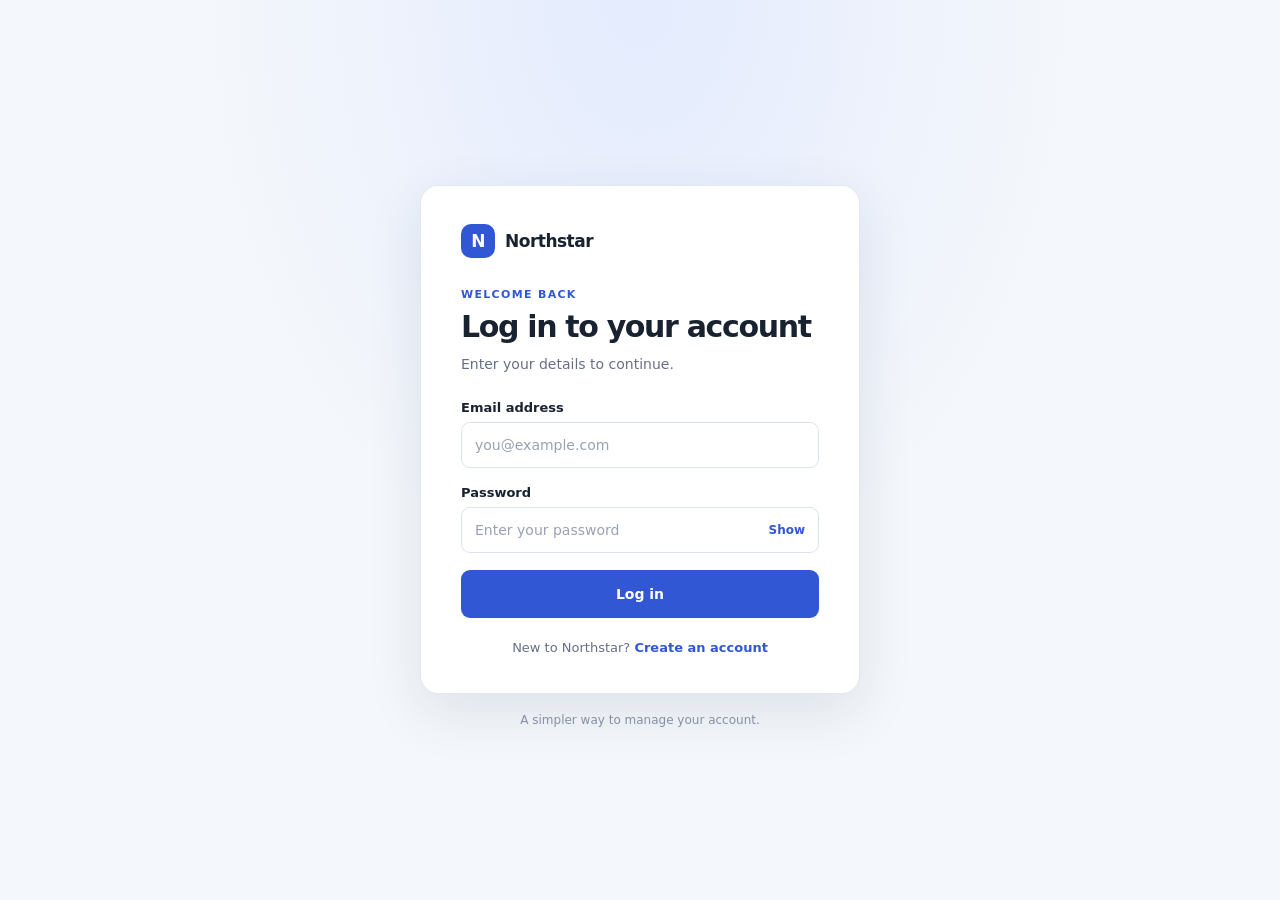
<file: frontend/index.html>
<!doctype html>
<html lang="en">
  <head>
    <meta charset="utf-8">
    <meta name="viewport" content="width=device-width, initial-scale=1">
    <meta http-equiv="refresh" content="0; url=login.html">
    <title>Account access</title>
  </head>
  <body>
    <main>
      <h1>Account access</h1>
      <p>If you are not redirected, <a href="login.html">go to login</a>.</p>
    </main>
  </body>
</html>
</file>
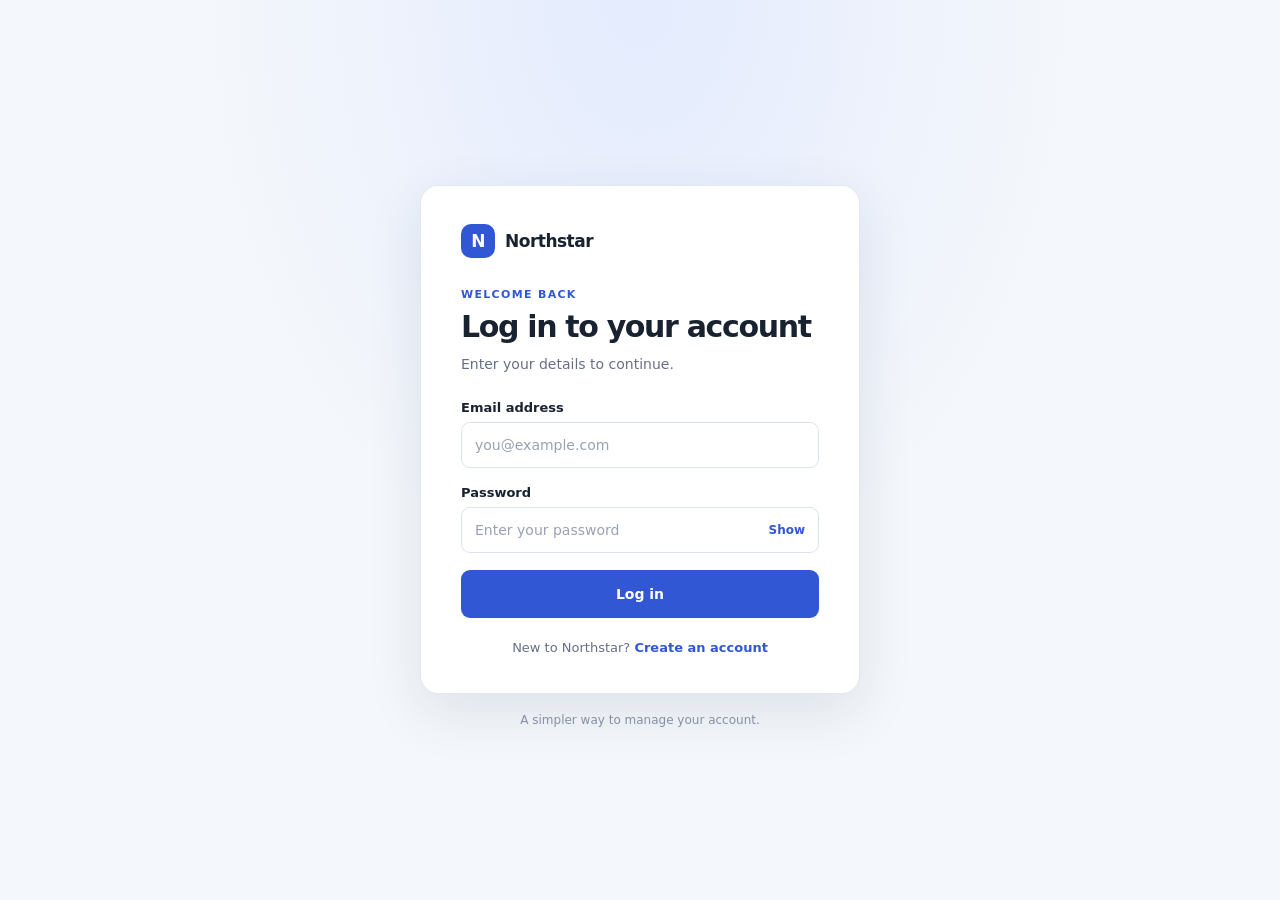
<file: frontend/dashboard.html>
<!doctype html>
<html lang="en">
  <head>
    <meta charset="utf-8">
    <meta name="viewport" content="width=device-width, initial-scale=1">
    <meta name="theme-color" content="#f4f7fb">
    <title>Dashboard | Northstar</title>
    <link rel="stylesheet" href="css/style.css">
    <script src="js/dashboard.js" defer></script>
  </head>
  <body>
    <main class="page-shell">
      <section class="auth-card dashboard-card" aria-labelledby="page-title">
        <a class="brand" href="index.html" aria-label="Northstar home">
          <span class="brand-mark" aria-hidden="true">N</span>
          <span>Northstar</span>
        </a>
        <div class="card-heading">
          <p class="eyebrow">YOUR ACCOUNT</p>
          <h1 id="page-title">You’re logged in</h1>
          <p class="subheading">This is your dashboard. More features are coming soon.</p>
        </div>
        <button class="submit-button" id="logout-button" type="button">Log out</button>
      </section>
      <p class="page-caption">A simpler way to manage your account.</p>
    </main>
  </body>
</html>
</file>
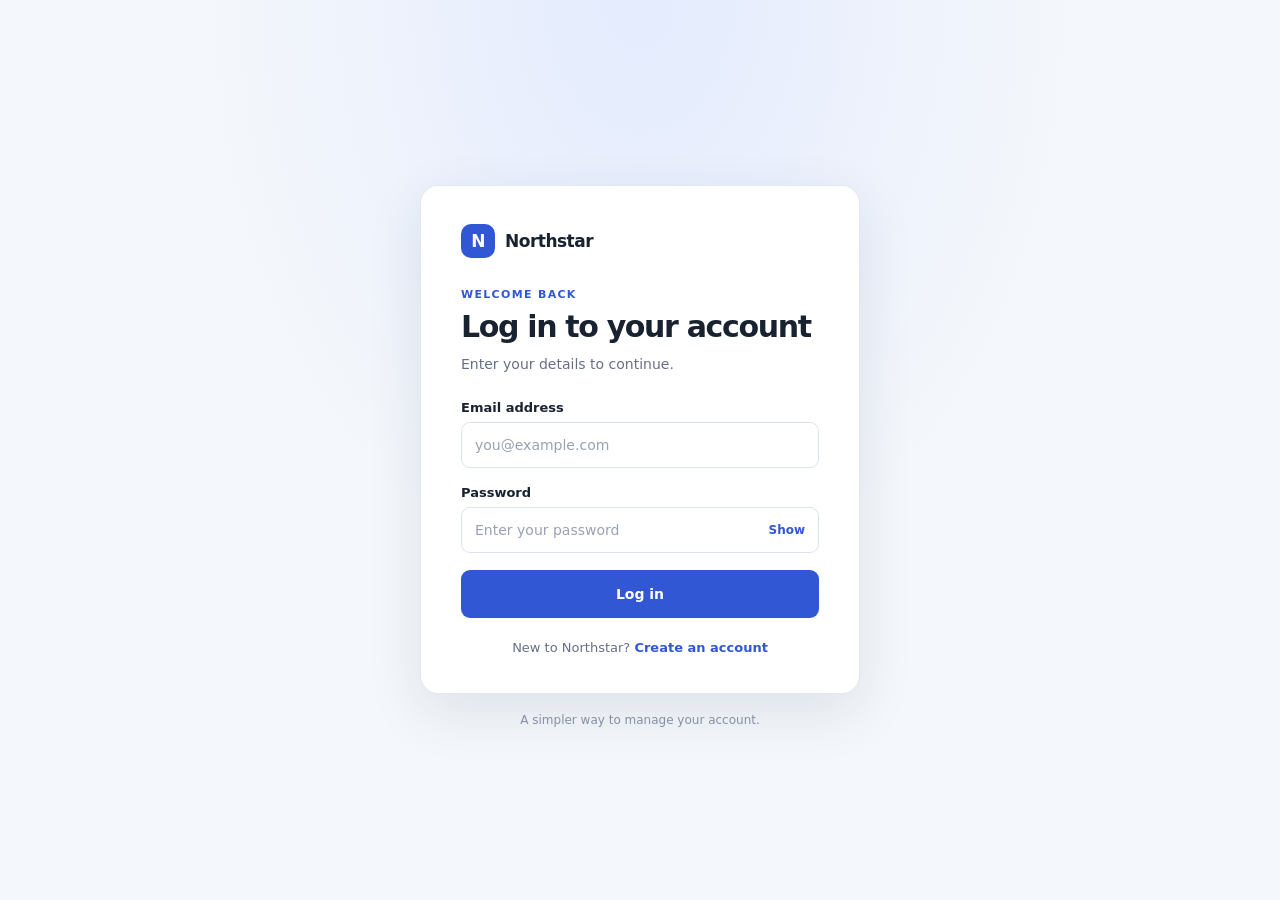
<file: frontend/login.html>
<!doctype html>
<html lang="en">
  <head>
    <meta charset="utf-8">
    <meta name="viewport" content="width=device-width, initial-scale=1">
    <meta name="theme-color" content="#f4f7fb">
    <title>Log in | Northstar</title>
    <link rel="stylesheet" href="css/style.css">
    <script src="js/validation.js" defer></script>
    <script src="js/api.js" defer></script>
    <script src="js/login.js" defer></script>
  </head>
  <body>
    <main class="page-shell">
      <section class="auth-card" aria-labelledby="page-title">
        <a class="brand" href="index.html" aria-label="Northstar home">
          <span class="brand-mark" aria-hidden="true">N</span>
          <span>Northstar</span>
        </a>
        <div class="card-heading">
          <p class="eyebrow">WELCOME BACK</p>
          <h1 id="page-title">Log in to your account</h1>
          <p class="subheading">Enter your details to continue.</p>
        </div>

        <div class="notice" id="form-notice" role="status" aria-live="polite" hidden></div>

        <form id="login-form" novalidate>
          <div class="field">
            <label for="email">Email address</label>
            <input id="email" name="email" type="email" autocomplete="email"
              placeholder="you@example.com" required aria-describedby="email-error">
            <p class="field-error" id="email-error"></p>
          </div>

          <div class="field">
            <div class="label-row">
              <label for="password">Password</label>
            </div>
            <div class="password-wrap">
              <input id="password" name="password" type="password" autocomplete="current-password"
                placeholder="Enter your password" required aria-describedby="password-error">
              <button class="password-toggle" type="button" data-toggle-password="password"
                aria-label="Show password" aria-pressed="false">Show</button>
            </div>
            <p class="field-error" id="password-error"></p>
          </div>

          <button class="submit-button" id="login-submit" type="submit">
            <span class="button-label">Log in</span>
            <span class="button-spinner" aria-hidden="true"></span>
          </button>
        </form>

        <p class="switch-link">New to Northstar? <a href="register.html">Create an account</a></p>
      </section>
      <p class="page-caption">A simpler way to manage your account.</p>
    </main>
  </body>
</html>
</file>
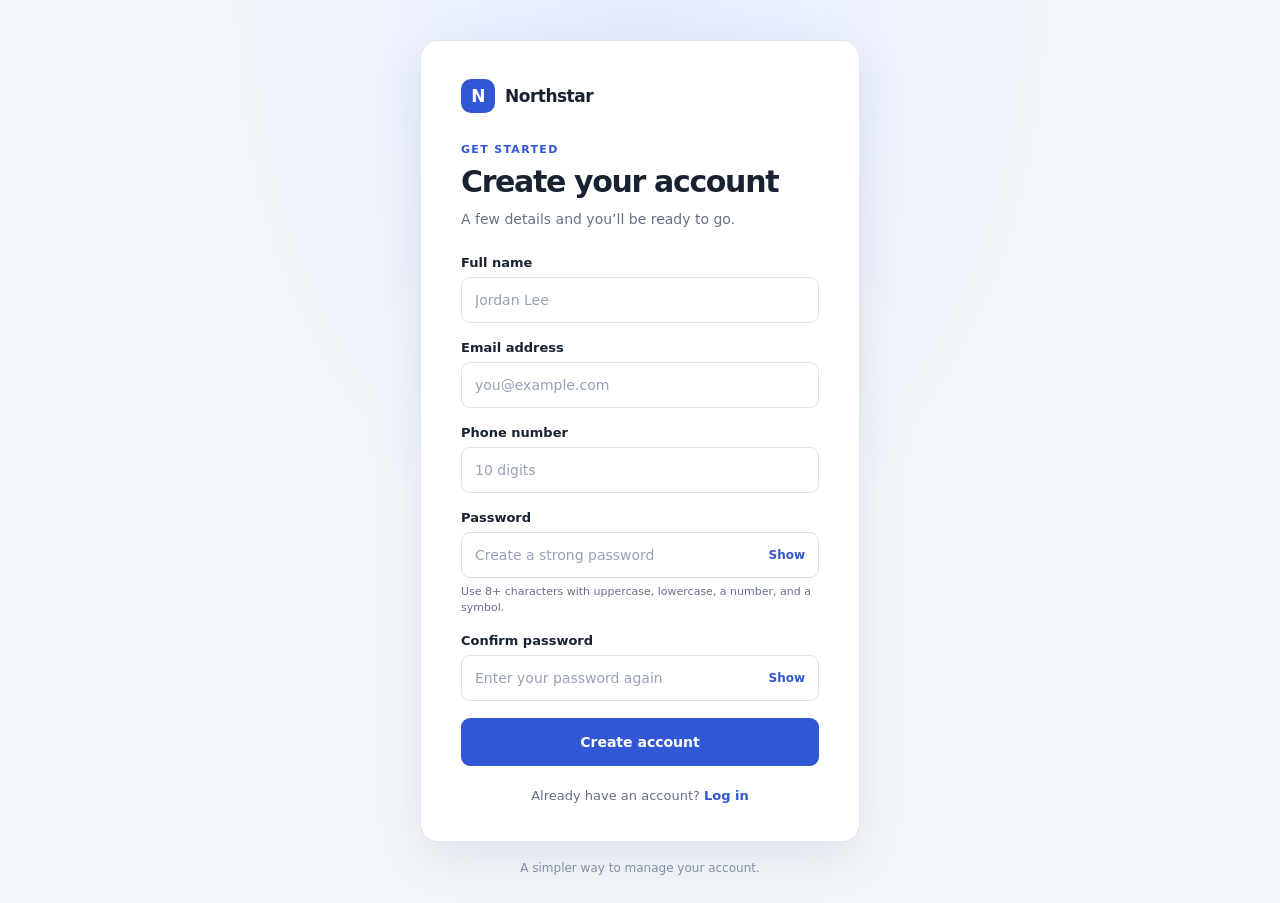
<file: frontend/register.html>
<!doctype html>
<html lang="en">
  <head>
    <meta charset="utf-8">
    <meta name="viewport" content="width=device-width, initial-scale=1">
    <meta name="theme-color" content="#f4f7fb">
    <title>Create an account | Northstar</title>
    <link rel="stylesheet" href="css/style.css">
    <script src="js/validation.js" defer></script>
    <script src="js/api.js" defer></script>
    <script src="js/register.js" defer></script>
  </head>
  <body>
    <main class="page-shell">
      <section class="auth-card" aria-labelledby="page-title">
        <a class="brand" href="index.html" aria-label="Northstar home">
          <span class="brand-mark" aria-hidden="true">N</span>
          <span>Northstar</span>
        </a>
        <div class="card-heading">
          <p class="eyebrow">GET STARTED</p>
          <h1 id="page-title">Create your account</h1>
          <p class="subheading">A few details and you’ll be ready to go.</p>
        </div>

        <div class="notice" id="form-notice" role="status" aria-live="polite" hidden></div>

        <form id="register-form" novalidate>
          <div class="field">
            <label for="full-name">Full name</label>
            <input id="full-name" name="name" type="text" autocomplete="name"
              placeholder="Jordan Lee" required aria-describedby="full-name-error">
            <p class="field-error" id="full-name-error"></p>
          </div>

          <div class="field">
            <label for="email">Email address</label>
            <input id="email" name="email" type="email" autocomplete="email"
              placeholder="you@example.com" required aria-describedby="email-error">
            <p class="field-error" id="email-error"></p>
          </div>

          <div class="field">
            <label for="phone">Phone number</label>
            <input id="phone" name="phone" type="tel" inputmode="numeric" autocomplete="tel"
              placeholder="10 digits" required aria-describedby="phone-error">
            <p class="field-error" id="phone-error"></p>
          </div>

          <div class="field">
            <label for="password">Password</label>
            <div class="password-wrap">
              <input id="password" name="password" type="password" autocomplete="new-password"
                placeholder="Create a strong password" required aria-describedby="password-error">
              <button class="password-toggle" type="button" data-toggle-password="password"
                aria-label="Show password" aria-pressed="false">Show</button>
            </div>
            <p class="field-hint">Use 8+ characters with uppercase, lowercase, a number, and a symbol.</p>
            <p class="field-error" id="password-error"></p>
          </div>

          <div class="field">
            <label for="confirm-password">Confirm password</label>
            <div class="password-wrap">
              <input id="confirm-password" name="confirmPassword" type="password" autocomplete="new-password"
                placeholder="Enter your password again" required aria-describedby="confirm-password-error">
              <button class="password-toggle" type="button" data-toggle-password="confirm-password"
                aria-label="Show password" aria-pressed="false">Show</button>
            </div>
            <p class="field-error" id="confirm-password-error"></p>
          </div>

          <button class="submit-button" id="register-submit" type="submit">
            <span class="button-label">Create account</span>
            <span class="button-spinner" aria-hidden="true"></span>
          </button>
        </form>

        <p class="switch-link">Already have an account? <a href="login.html">Log in</a></p>
      </section>
      <p class="page-caption">A simpler way to manage your account.</p>
    </main>
  </body>
</html>
</file>
<file: frontend/css/style.css>
:root {
  color-scheme: light;
  --color-page: #f4f7fb;
  --color-surface: #ffffff;
  --color-text: #182230;
  --color-muted: #667085;
  --color-primary: #3157d5;
  --color-primary-hover: #2445b4;
  --color-border: #dce3ed;
  --color-error: #c43232;
  --color-error-bg: #fff1f0;
  --color-success: #147a53;
  --color-success-bg: #ecfdf3;
  --shadow-card: 0 18px 55px rgb(31 48 80 / 10%);
}

* {
  box-sizing: border-box;
}

body {
  min-width: 320px;
  min-height: 100vh;
  margin: 0;
  background:
    radial-gradient(ellipse at 50% 0%, rgb(219 229 255 / 65%), transparent 48%),
    var(--color-page);
  color: var(--color-text);
  font-family: Inter, ui-sans-serif, system-ui, -apple-system, BlinkMacSystemFont, "Segoe UI", sans-serif;
  -webkit-font-smoothing: antialiased;
}

button,
input {
  font: inherit;
}

.page-shell {
  display: flex;
  min-height: 100vh;
  flex-direction: column;
  align-items: center;
  justify-content: center;
  padding: 32px 16px 20px;
}

.auth-card {
  width: min(100%, 440px);
  padding: 32px 26px;
  border: 1px solid rgb(220 227 237 / 80%);
  border-radius: 18px;
  background: var(--color-surface);
  box-shadow: var(--shadow-card);
}

.brand {
  display: inline-flex;
  align-items: center;
  gap: 10px;
  color: var(--color-text);
  font-size: 17px;
  font-weight: 750;
  letter-spacing: -0.03em;
  text-decoration: none;
}

.brand-mark {
  display: grid;
  width: 34px;
  height: 34px;
  place-items: center;
  border-radius: 10px;
  background: var(--color-primary);
  color: #fff;
  font-size: 17px;
  font-weight: 750;
}

.card-heading {
  margin: 30px 0 24px;
}

.eyebrow {
  margin: 0 0 8px;
  color: var(--color-primary);
  font-size: 11px;
  font-weight: 750;
  letter-spacing: 0.12em;
}

h1 {
  margin: 0;
  font-size: clamp(25px, 7vw, 30px);
  letter-spacing: -0.045em;
  line-height: 1.2;
}

.subheading {
  margin: 9px 0 0;
  color: var(--color-muted);
  font-size: 14px;
  line-height: 1.55;
}

.field {
  margin-bottom: 17px;
}

.field label,
.label-row label {
  display: block;
  margin-bottom: 7px;
  font-size: 13px;
  font-weight: 650;
}

.field input {
  width: 100%;
  min-height: 46px;
  padding: 11px 13px;
  border: 1px solid var(--color-border);
  border-radius: 9px;
  outline: none;
  background: #fff;
  color: var(--color-text);
  font-size: 14px;
  transition: border-color 150ms ease, box-shadow 150ms ease;
}

.field input::placeholder {
  color: #98a2b3;
}

.field input:focus {
  border-color: var(--color-primary);
  box-shadow: 0 0 0 3px rgb(49 87 213 / 14%);
}

.field input[aria-invalid="true"] {
  border-color: var(--color-error);
}

.password-wrap {
  position: relative;
}

.password-wrap input {
  padding-right: 65px;
}

.password-toggle {
  position: absolute;
  top: 50%;
  right: 12px;
  padding: 5px 2px;
  transform: translateY(-50%);
  border: 0;
  background: transparent;
  color: var(--color-primary);
  cursor: pointer;
  font-size: 12px;
  font-weight: 700;
}

.password-toggle:focus-visible,
a:focus-visible,
button:focus-visible {
  outline: 3px solid rgb(49 87 213 / 35%);
  outline-offset: 3px;
}

.field-hint {
  margin: 6px 0 0;
  color: var(--color-muted);
  font-size: 11px;
  line-height: 1.45;
}

.field-error {
  min-height: 0;
  margin: 0;
  color: var(--color-error);
  font-size: 12px;
  line-height: 1.4;
}

.field-error:not(:empty) {
  margin-top: 5px;
}

.submit-button {
  display: flex;
  width: 100%;
  min-height: 48px;
  align-items: center;
  justify-content: center;
  gap: 9px;
  margin-top: 7px;
  padding: 12px 16px;
  border: 0;
  border-radius: 9px;
  background: var(--color-primary);
  color: #fff;
  cursor: pointer;
  font-size: 14px;
  font-weight: 700;
  transition: background-color 150ms ease, opacity 150ms ease;
}

.submit-button:hover:not(:disabled) {
  background: var(--color-primary-hover);
}

.submit-button:disabled {
  cursor: wait;
  opacity: 0.72;
}

.button-spinner {
  display: none;
  width: 16px;
  height: 16px;
  border: 2px solid rgb(255 255 255 / 45%);
  border-top-color: #fff;
  border-radius: 50%;
  animation: spin 700ms linear infinite;
}

.submit-button[aria-busy="true"] .button-spinner {
  display: inline-block;
}

.notice {
  margin: -7px 0 18px;
  padding: 11px 12px;
  border-radius: 8px;
  font-size: 13px;
  line-height: 1.45;
}

.notice[hidden] {
  display: none;
}

.notice--error {
  background: var(--color-error-bg);
  color: var(--color-error);
}

.notice--success {
  background: var(--color-success-bg);
  color: var(--color-success);
}

.switch-link {
  margin: 22px 0 0;
  color: var(--color-muted);
  font-size: 13px;
  text-align: center;
}

.switch-link a {
  color: var(--color-primary);
  font-weight: 700;
  text-decoration: none;
}

.switch-link a:hover {
  text-decoration: underline;
}

.page-caption {
  margin: 19px 0 0;
  color: #8490a2;
  font-size: 12px;
  text-align: center;
}

.dashboard-card .submit-button {
  margin-top: 26px;
}

@keyframes spin {
  to {
    transform: rotate(360deg);
  }
}

@media (min-width: 520px) {
  .page-shell {
    padding: 40px 24px 28px;
  }

  .auth-card {
    padding: 38px 40px;
  }
}

@media (prefers-reduced-motion: reduce) {
  *,
  *::before,
  *::after {
    scroll-behavior: auto !important;
    animation-duration: 0.01ms !important;
    animation-iteration-count: 1 !important;
    transition-duration: 0.01ms !important;
  }
}
</file>
